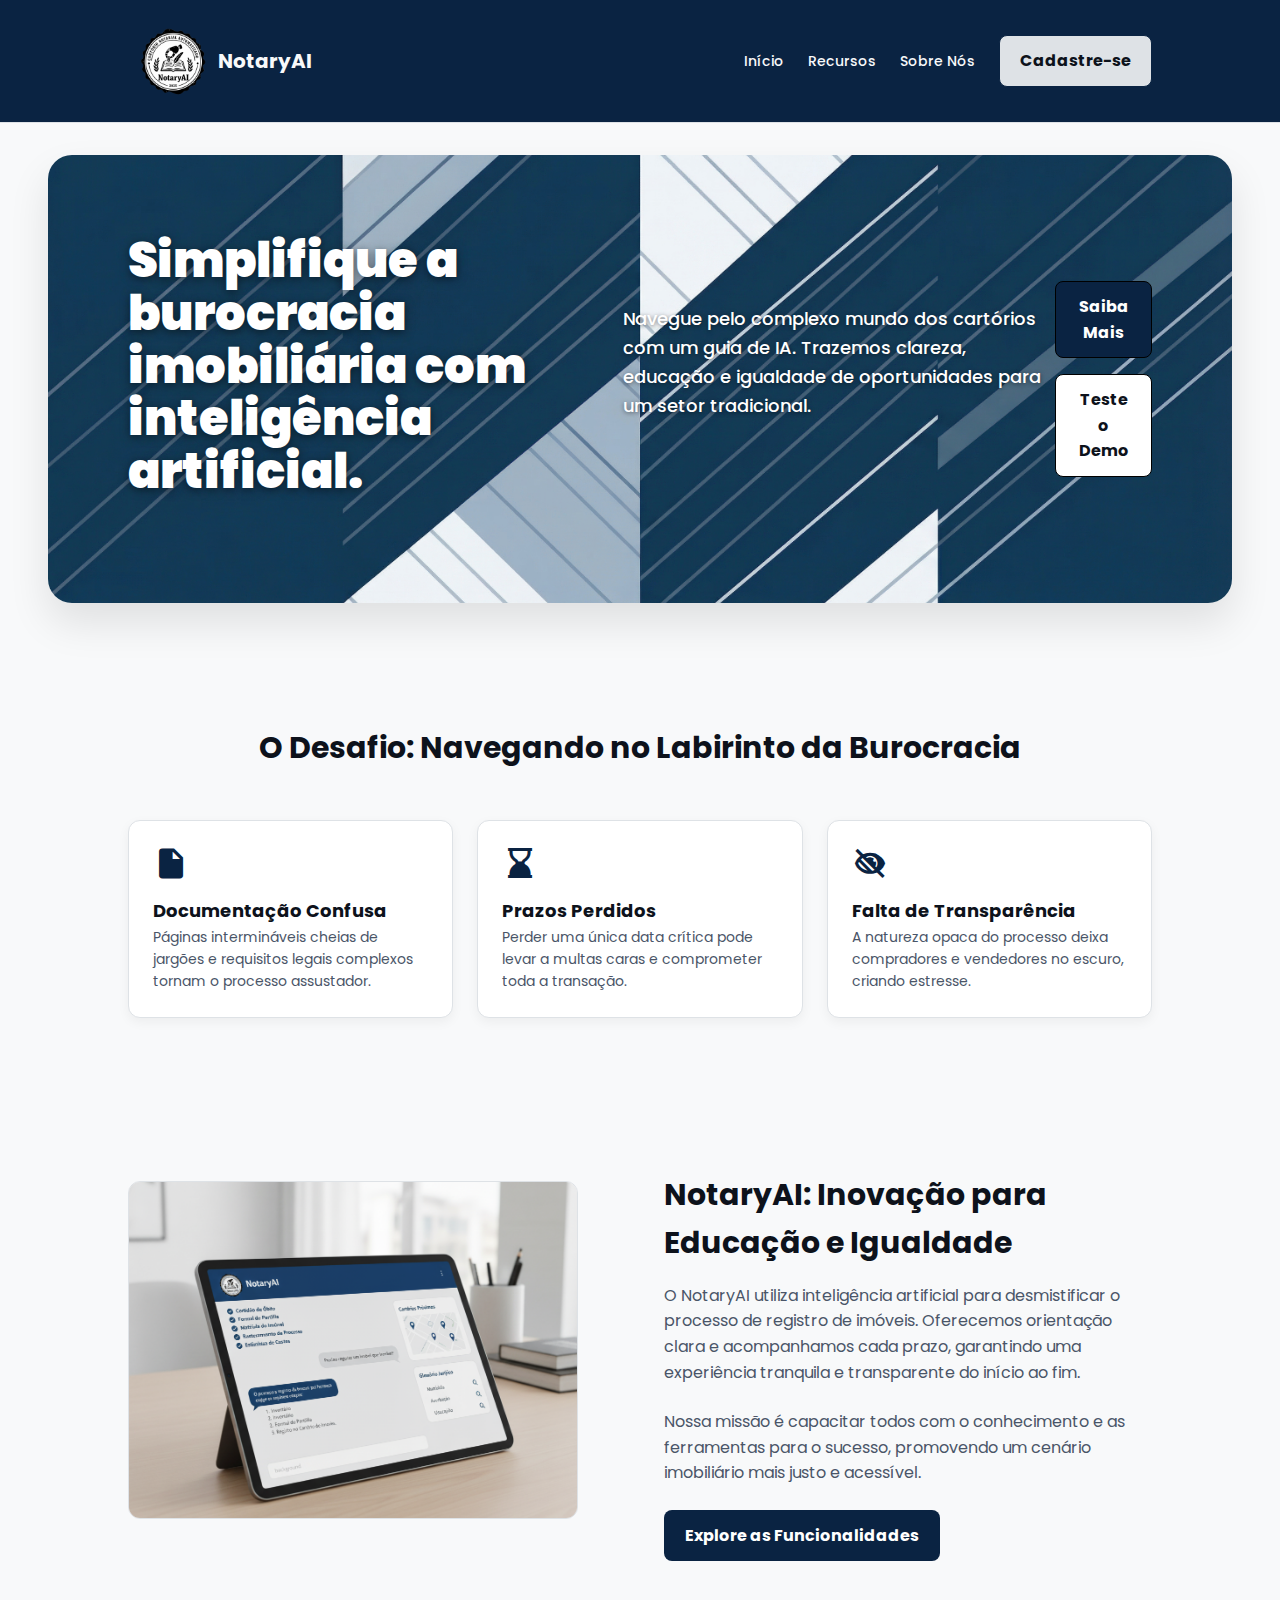
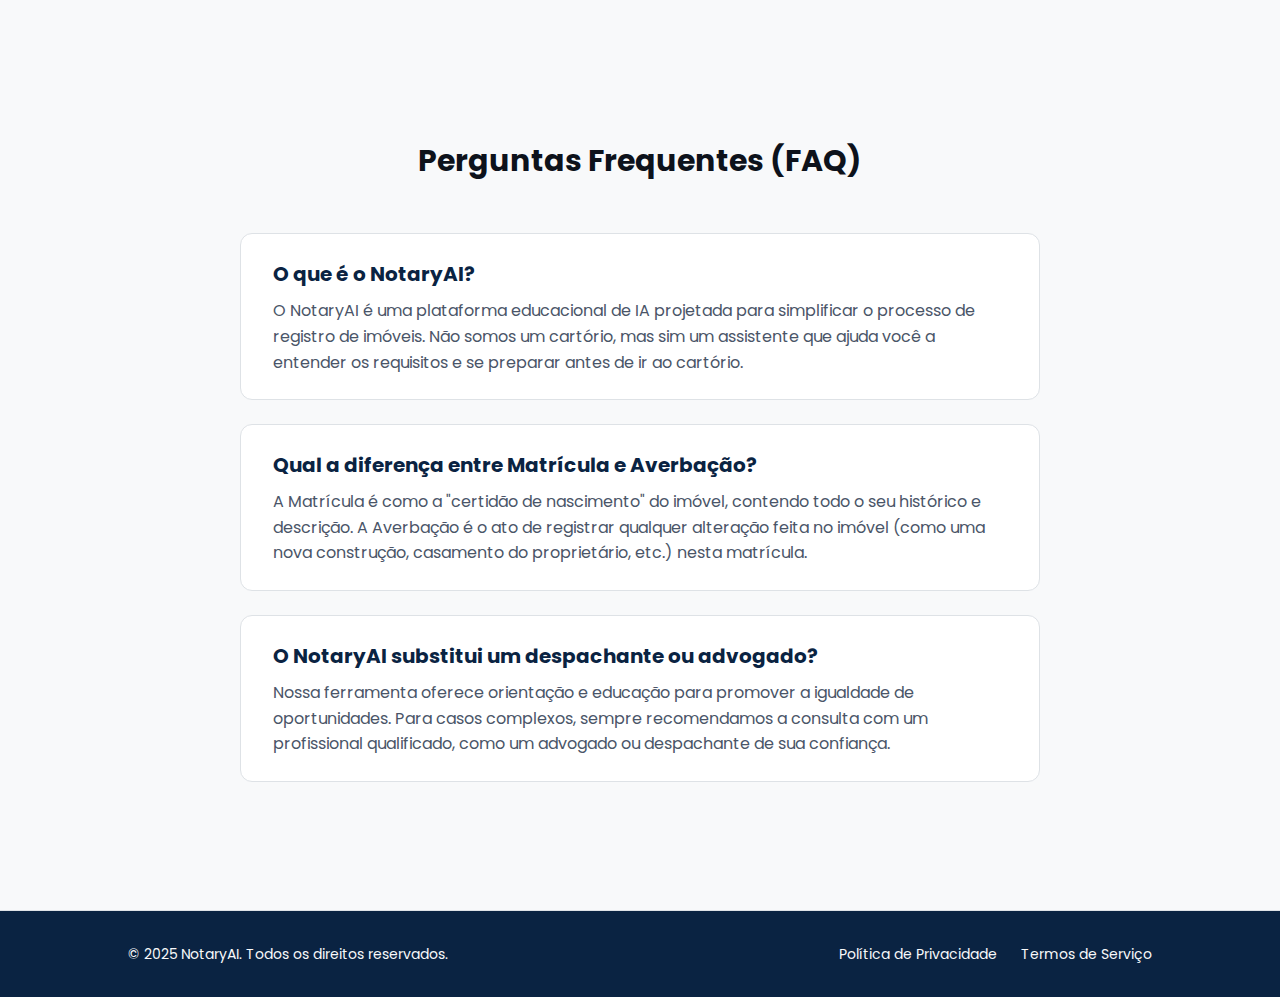
<file: index.html>
<!DOCTYPE html>
<html lang="pt-br">
<head>
    <meta charset="UTF-8">
    <meta name="viewport" content="width=device-width, initial-scale=1.0">
    <title>NotaryAI - Simplificando a Burocracia</title>
    
    <link href="https://fonts.googleapis.com/css2?family=Poppins:wght@400;500;700;900&display=swap" rel="stylesheet">
    
    <link href='https://unpkg.com/boxicons@2.1.4/css/boxicons.min.css' rel='stylesheet'>
    
    <link rel="stylesheet" href="css/style.css">
</head>
<body>

    <header class="main-header">
        <div class="container header-container">
            <a href="index.html" class="logo">
                <img src="images/logo.png" alt="Logo NotaryAI" class="logo-img">
                <h2>NotaryAI</h2>
            </a>
            
            <nav class="main-nav">
                <a href="index.html">Início</a>
                <a href="recursos.html">Recursos</a>
                <a href="sobre.html">Sobre Nós</a>
                <a href="cadastro.html" id="btn-cad" class="btn">Cadastre-se</a>
            </nav>
        </div>
    </header>

    <main>
        <section class="hero container">
            <h1>Simplifique a burocracia imobiliária com inteligência artificial.</h1>
            <p>Navegue pelo complexo mundo dos cartórios com um guia de IA. Trazemos clareza, educação e igualdade de oportunidades para um setor tradicional.</p>
            <div class="hero-buttons">
                <a href="recursos.html" class="btn btn-primary">Saiba Mais</a>
                <a href="demo.html" class="btn btn-secondary">Teste o Demo</a>
            </div>
        </section>

        <section class="problem-section container">
            <h2>O Desafio: Navegando no Labirinto da Burocracia</h2>
            <div class="problem-grid">
                <div class="problem-card">
                    <i class='bx bxs-file-blank icon'></i>
                    <div>
                        <h3>Documentação Confusa</h3>
                        <p>Páginas intermináveis cheias de jargões e requisitos legais complexos tornam o processo assustador.</p>
                    </div>
                </div>
                <div class="problem-card">
                    <i class='bx bxs-hourglass-bottom icon'></i>
                    <div>
                        <h3>Prazos Perdidos</h3>
                        <p>Perder uma única data crítica pode levar a multas caras e comprometer toda a transação.</p>
                    </div>
                </div>
                <div class="problem-card">
                    <i class='bx bxs-low-vision icon'></i>
                    <div>
                        <h3>Falta de Transparência</h3>
                        <p>A natureza opaca do processo deixa compradores e vendedores no escuro, criando estresse.</p>
                    </div>
                </div>
            </div>
        </section>

        <section class="solution-section container">
            <div class="solution-image">
                <img src="images/ia-chat.png" alt="Interface de um chat de IA ajudando um usuário">
            </div>
            <div class="solution-text">
                <h2>NotaryAI: Inovação para Educação e Igualdade</h2>
                <p>O NotaryAI utiliza inteligência artificial para desmistificar o processo de registro de imóveis. Oferecemos orientação clara e acompanhamos cada prazo, garantindo uma experiência tranquila e transparente do início ao fim.</p>
                <p>Nossa missão é capacitar todos com o conhecimento e as ferramentas para o sucesso, promovendo um cenário imobiliário mais justo e acessível.</p>
                <a href="recursos.html" class="btn btn-primary">Explore as Funcionalidades</a>
            </div>
        </section>

        <section class="faq-section container">
            <h2 class="section-title">Perguntas Frequentes (FAQ)</h2>
            <div class="faq-grid">
                <div class="faq-item">
                    <h3>O que é o NotaryAI?</h3>
                    <p>O NotaryAI é uma plataforma educacional de IA projetada para simplificar o processo de registro de imóveis. Não somos um cartório, mas sim um assistente que ajuda você a entender os requisitos e se preparar antes de ir ao cartório.</p>
                </div>
                <div class="faq-item">
                    <h3>Qual a diferença entre Matrícula e Averbação?</h3>
                    <p>A Matrícula é como a "certidão de nascimento" do imóvel, contendo todo o seu histórico e descrição. A Averbação é o ato de registrar qualquer alteração feita no imóvel (como uma nova construção, casamento do proprietário, etc.) nesta matrícula.</p>
                </div>
                <div class="faq-item">
                    <h3>O NotaryAI substitui um despachante ou advogado?</h3>
                    <p>Nossa ferramenta oferece orientação e educação para promover a igualdade de oportunidades. Para casos complexos, sempre recomendamos a consulta com um profissional qualificado, como um advogado ou despachante de sua confiança.</p>
                </div>
            </div>
        </section>

    </main>

    <footer class="main-footer">
        <div class="footer-container container">
            <p>© 2025 NotaryAI. Todos os direitos reservados.</p>
            <div class="footer-links">
                <a href="#">Política de Privacidade</a>
                <a href="#">Termos de Serviço</a>
            </div>
        </div>
    </footer>

</body>
</html>
</file>
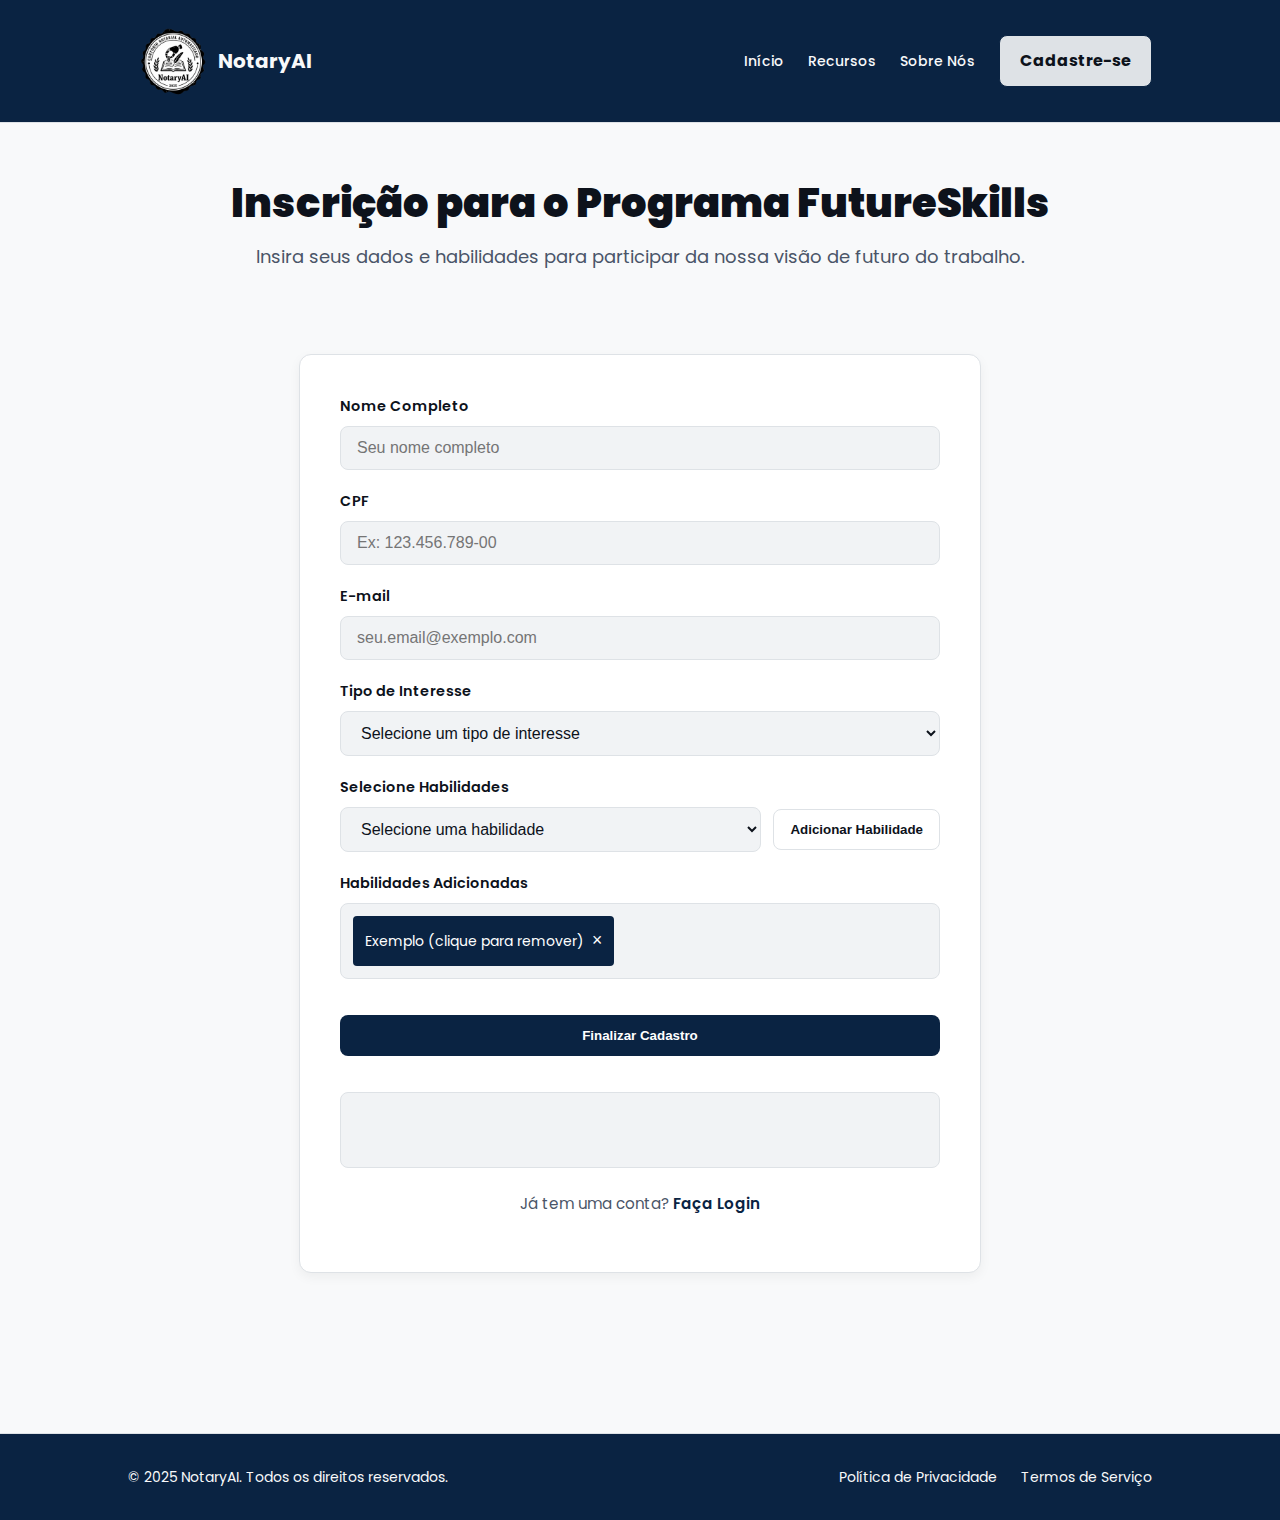
<file: cadastro.html>
<!DOCTYPE html>
<html lang="pt-br">
<head>
    <meta charset="UTF-8">
    <meta name="viewport" content="width=device-width, initial-scale=1.0">
    <title>Inscrição para o Programa FutureSkills</title>
    
    <link href="https://fonts.googleapis.com/css2?family=Poppins:wght@400;500;700;900&display=swap" rel="stylesheet">
    
    <link href='https://unpkg.com/boxicons@2.1.4/css/boxicons.min.css' rel='stylesheet'>
    
    <link rel="stylesheet" href="css/style.css">
</head>
<body>

    <header class="main-header">
        <div class="container header-container">
            <a href="index.html" class="logo">
                <img src="images/logo.png" alt="Logo NotaryAI" class="logo-img">
                <h2>NotaryAI</h2>
            </a>
            
            <nav class="main-nav">
                <a href="index.html">Início</a>
                <a href="recursos.html">Recursos</a>
                <a href="sobre.html">Sobre Nós</a>
                <a href="cadastro.html" id="btn-cad" class="btn">Cadastre-se</a>
            </nav>
        </div>
    </header>

    <main>
        <section class="page-header container">
            <h1>Inscrição para o Programa FutureSkills</h1>
            <p>Insira seus dados e habilidades para participar da nossa visão de futuro do trabalho.</p>
        </section>

        <section class="page-content container">
            <div class="form-container">
                <form class="registration-form" onsubmit="event.preventDefault(); validateForm();">
                    <div class="form-group">
                        <label for="nome-completo">Nome Completo</label>
                        <input type="text" id="nome-completo" name="nome-completo" placeholder="Seu nome completo" required>
                    </div>
                    <div class="form-group">
                        <label for="cpf">CPF</label>
                        <input type="text" id="cpf" name="cpf" placeholder="Ex: 123.456.789-00" required>
                    </div>
                    <div class="form-group">
                        <label for="email">E-mail</label>
                        <input type="email" id="email" name="email" placeholder="seu.email@exemplo.com" required>
                    </div>

                    <div class="form-group">
                        <label for="tipo-interesse">Tipo de Interesse</label>
                        <select id="tipo-interesse" name="tipo-interesse" required>
                            <option value="">Selecione um tipo de interesse</option>
                            <option value="tecnologia-cartorios">Tecnologia para Cartórios</option>
                            <option value="educacao-juridica">Educação Jurídica</option>
                            <option value="oportunidades-carreira">Oportunidades de Carreira</option>
                            <option value="ia-legislacao">IA e Legislação</option>
                            <option value="sustentabilidade">Sustentabilidade</option>
                        </select>
                    </div>

                    <div class="form-group">
                        <label for="habilidades-select">Selecione Habilidades</label>
                        <div class="skill-input-group">
                            <select id="habilidades-select" name="habilidades-select">
                                <option value="">Selecione uma habilidade</option>
                                <option value="trabalho-remoto">Trabalho Remoto</option>
                                <option value="ia">IA</option>
                                <option value="sustentabilidade">Sustentabilidade</option>
                                <option value="gestao-documentos">Gestão de Documentos</option>
                                <option value="direito-digital">Direito Digital</option>
                            </select>
                            <button type="button" class="btn btn-secondary add-skill-btn" onclick="addSkill()">Adicionar Habilidade</button>
                        </div>
                    </div>

                    <div class="form-group">
                        <label>Habilidades Adicionadas</label>
                        <div id="habilidades-adicionadas" class="skills-list-area">
                            <span class="skill-tag">Exemplo (clique para remover)<button type="button" onclick="removeSkill(this)">×</button></span>
                        </div>
                    </div>
                    
                    <button type="submit" class="btn btn-primary full-width-btn">Finalizar Cadastro</button>

                    <div id="feedback-area" class="feedback-area">
                    </div>
                </form>

                <p class="login-link">Já tem uma conta? <a href="#">Faça Login</a></p>
            </div>
        </section>
    </main>

    <footer class="main-footer">
        <div class="footer-container container">
            <p>© 2025 NotaryAI. Todos os direitos reservados.</p>
            <div class="footer-links">
                <a href="#">Política de Privacidade</a>
                <a href="#">Termos de Serviço</a>
            </div>
        </div>
    </footer>

    <script src="js/main.js"></script>
</body>
</html>
</file>
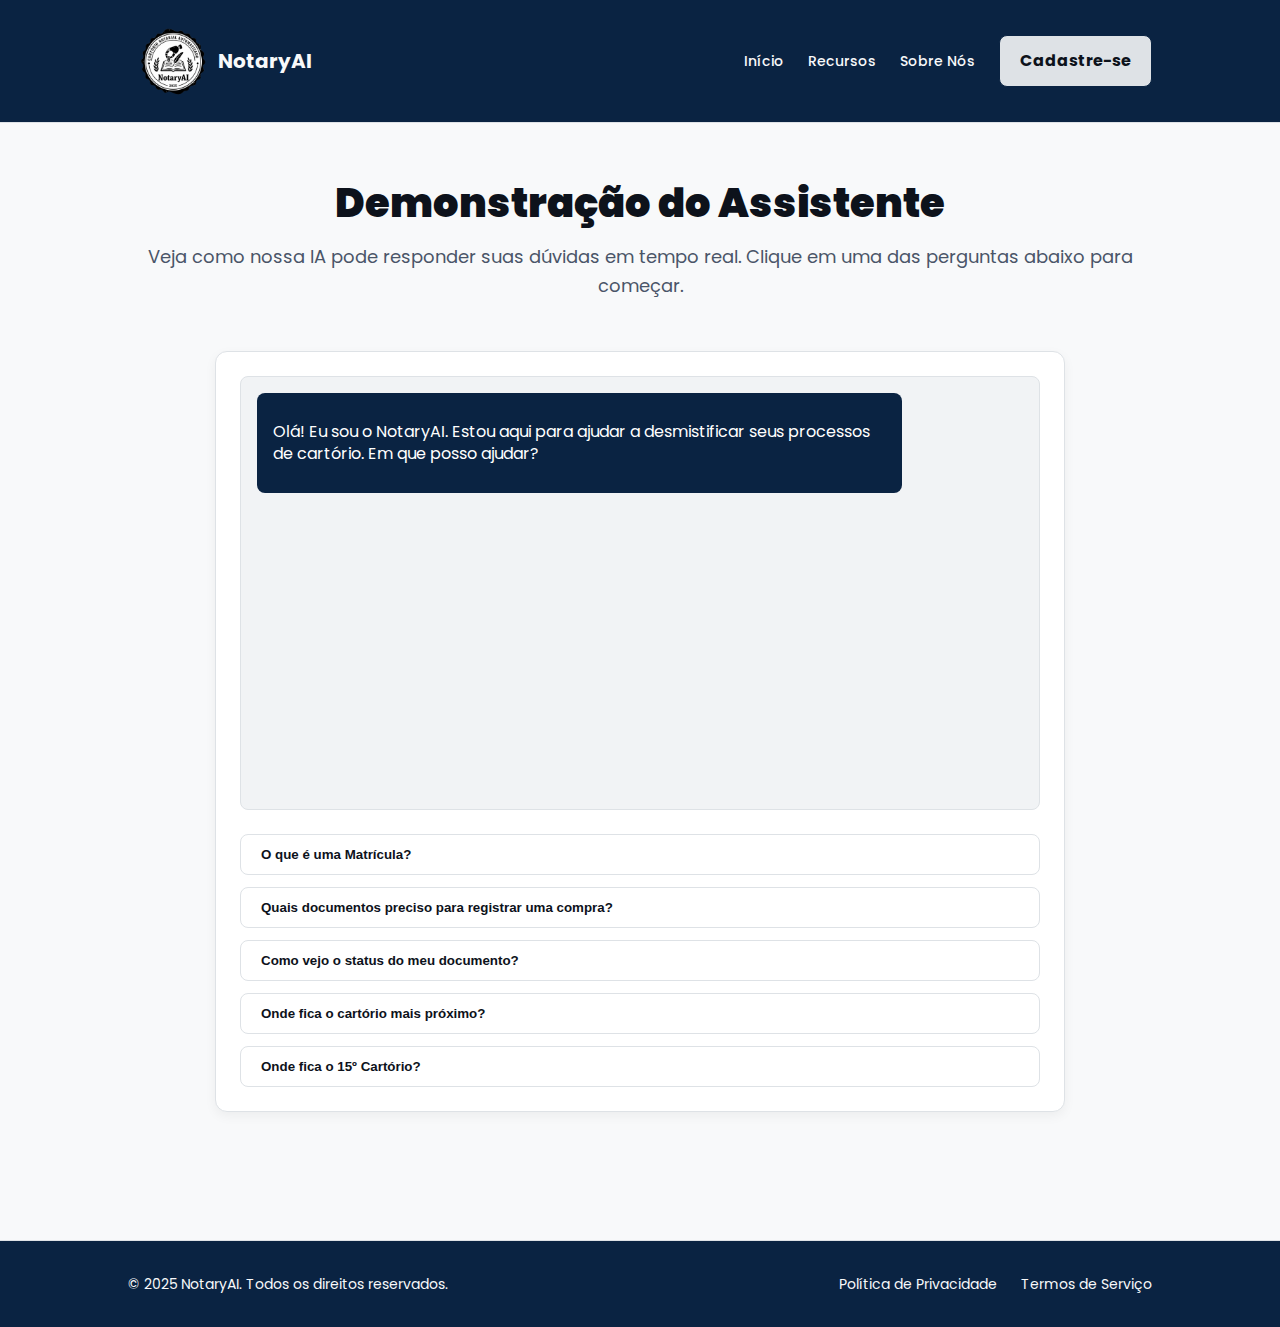
<file: demo.html>
<!DOCTYPE html>
<html lang="pt-br">
<head>
    <meta charset="UTF-8">
    <meta name="viewport" content="width=device-width, initial-scale=1.0">
    <title>Demo Interativo - NotaryAI</title>
    
    <link href="https://fonts.googleapis.com/css2?family=Poppins:wght@400;500;700;900&display=swap" rel="stylesheet">
    
    <link href='https://unpkg.com/boxicons@2.1.4/css/boxicons.min.css' rel='stylesheet'>
    
    <link rel="stylesheet" href="css/style.css">
</head>
<body>

    <header class="main-header">
        <div class="container header-container">
            <a href="index.html" class="logo">
                <img src="images/logo.png" alt="Logo NotaryAI" class="logo-img">
                <h2>NotaryAI</h2>
            </a>
            
            <nav class="main-nav">
                <a href="index.html">Início</a>
                <a href="recursos.html">Recursos</a>
                <a href="sobre.html">Sobre Nós</a>
                <a href="cadastro.html" id="btn-cad" class="btn">Cadastre-se</a>
            </nav>
        </div>
    </header>

    <main>
        <section class="page-header container">
            <h1>Demonstração do Assistente</h1>
            <p>Veja como nossa IA pode responder suas dúvidas em tempo real. Clique em uma das perguntas abaixo para começar.</p>
        </section>

        <section class="page-content container">
            <div class="chat-container">
                <div class="chat-window" id="chat-window">
                    <div class="chat-message bot-message">
                        <p>Olá! Eu sou o NotaryAI. Estou aqui para ajudar a desmistificar seus processos de cartório. Em que posso ajudar?</p>
                    </div>
                </div>
                <div class="chat-options">
                    <button class="btn btn-secondary" onclick="showDemoResponse('O que é uma Matrícula?')">
                        O que é uma Matrícula?
                    </button>
                    <button class="btn btn-secondary" onclick="showDemoResponse('Quais documentos preciso para registrar uma compra?')">
                        Quais documentos preciso para registrar uma compra?
                    </button>
                    <button class="btn btn-secondary" onclick="showDemoResponse('Como vejo o status do meu documento?')">
                        Como vejo o status do meu documento?
                    </button>
                    <button class="btn btn-secondary" onclick="showDemoResponse('Onde fica o cartório mais próximo?')">
                        Onde fica o cartório mais próximo?
                    </button>
                    <button class="btn btn-secondary" onclick="showDemoResponse('Onde fica o 15º Cartório?')">
                        Onde fica o 15º Cartório?
                    </button>
                </div>
            </div>
        </section>

    </main>

    <footer class="main-footer">
        <div class="footer-container container">
            <p>© 2025 NotaryAI. Todos os direitos reservados.</p>
            <div class="footer-links">
                <a href="#">Política de Privacidade</a>
                <a href="#">Termos de Serviço</a>
            </div>
        </div>
    </footer>

    <script src="js/main.js"></script>
</body>
</html>
</file>
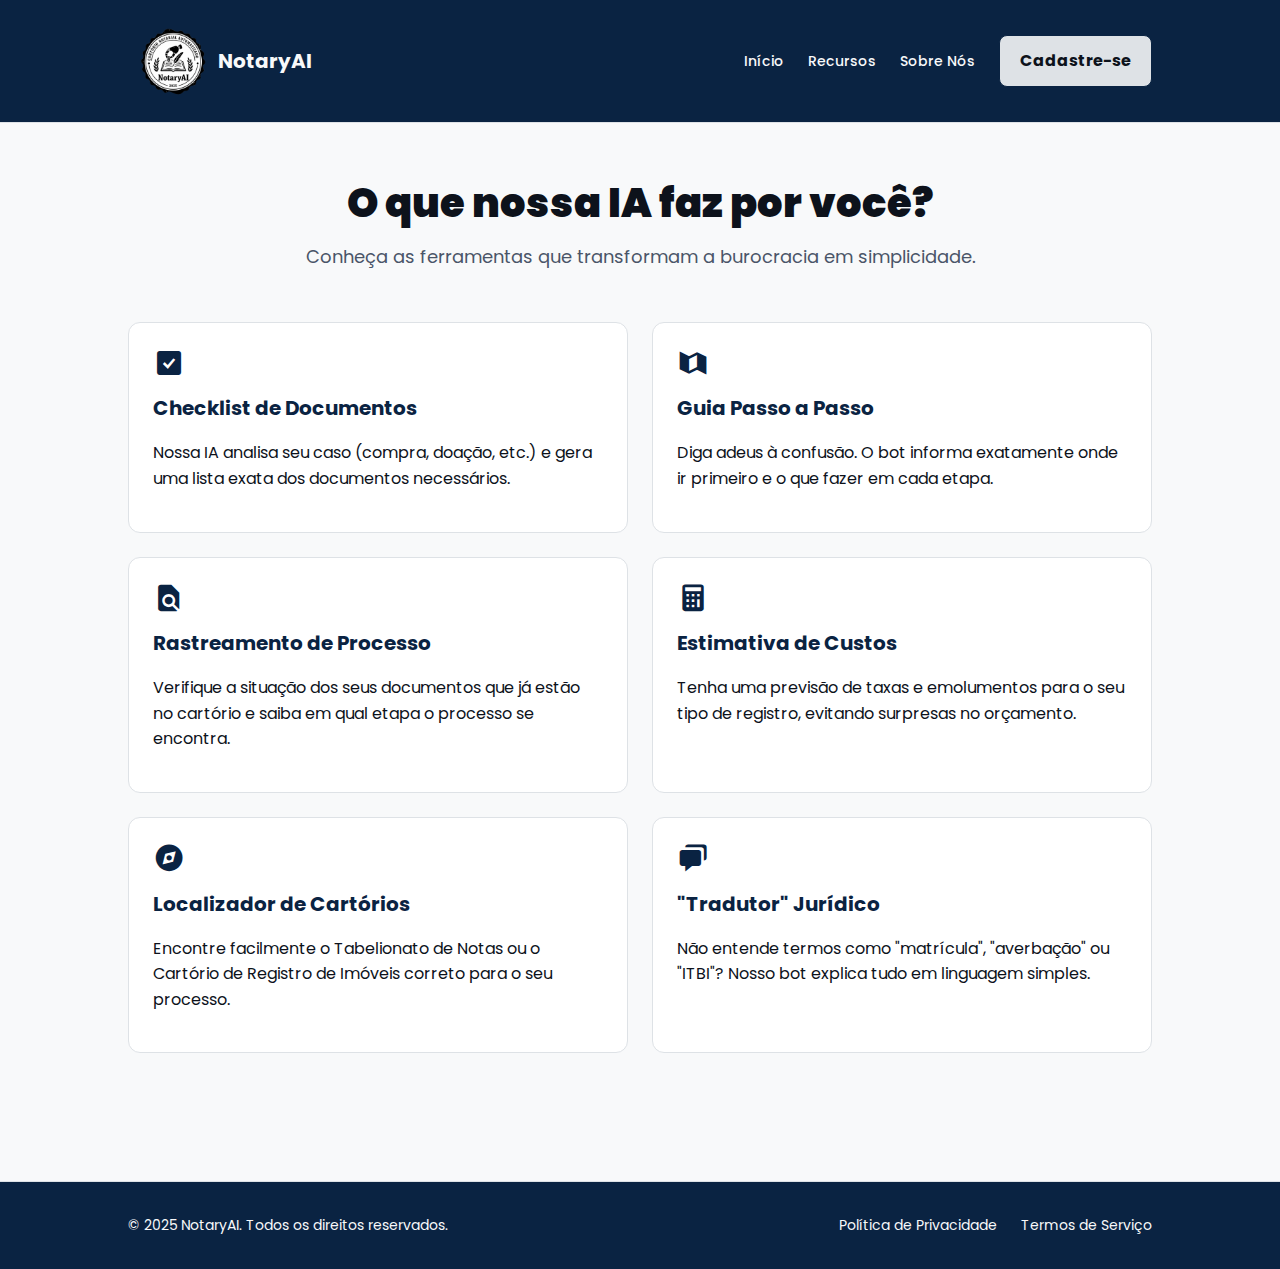
<file: recursos.html>
<!DOCTYPE html>
<html lang="pt-br">
<head>
    <meta charset="UTF-8">
    <meta name="viewport" content="width=device-width, initial-scale=1.0">
    <title>Recursos - NotaryAI</title>
    
    <link href="https://fonts.googleapis.com/css2?family=Poppins:wght@400;500;700;900&display=swap" rel="stylesheet">
    <link href='https://unpkg.com/boxicons@2.1.4/css/boxicons.min.css' rel='stylesheet'>
    <link rel="stylesheet" href="css/style.css">
</head>
<body>

    <header class="main-header">
        <div class="container header-container">
            <a href="index.html" class="logo">
                <img src="images/logo.png" alt="Logo NotaryAI" class="logo-img">
                <h2>NotaryAI</h2>
            </a>
            
            <nav class="main-nav">
                <a href="index.html">Início</a>
                <a href="recursos.html">Recursos</a>
                <a href="sobre.html">Sobre Nós</a>
                <a href="cadastro.html" id="btn-cad" class="btn">Cadastre-se</a>
            </nav>
        </div>
    </header>

    <main>
        <section class="page-header container">
            <h1>O que nossa IA faz por você?</h1>
            <p>Conheça as ferramentas que transformam a burocracia em simplicidade.</p>
        </section>

        <section class="page-content container">
            <div class="content-grid">
                <div class="content-card">
                    <i class='bx bxs-check-square icon'></i>
                    <h3>Checklist de Documentos</h3>
                    <p>Nossa IA analisa seu caso (compra, doação, etc.) e gera uma lista exata dos documentos necessários.</p>
                </div>
                <div class="content-card">
                    <i class='bx bxs-map-alt icon'></i>
                    <h3>Guia Passo a Passo</h3>
                    <p>Diga adeus à confusão. O bot informa exatamente onde ir primeiro e o que fazer em cada etapa.</p>
                </div>
                <div class="content-card">
                    <i class='bx bxs-file-find icon'></i>
                    <h3>Rastreamento de Processo</h3>
                    <p>Verifique a situação dos seus documentos que já estão no cartório e saiba em qual etapa o processo se encontra.</p>
                </div>
                <div class="content-card">
                    <i class='bx bxs-calculator icon'></i>
                    <h3>Estimativa de Custos</h3>
                    <p>Tenha uma previsão de taxas e emolumentos para o seu tipo de registro, evitando surpresas no orçamento.</p>
                </div>
                <div class="content-card">
                    <i class='bx bxs-compass icon'></i>
                    <h3>Localizador de Cartórios</h3>
                    <p>Encontre facilmente o Tabelionato de Notas ou o Cartório de Registro de Imóveis correto para o seu processo.</p>
                </div>
                <div class="content-card">
                    <i class='bx bxs-chat icon'></i>
                    <h3>"Tradutor" Jurídico</h3>
                    <p>Não entende termos como "matrícula", "averbação" ou "ITBI"? Nosso bot explica tudo em linguagem simples.</p>
                </div>
            </div>
        </section>
    </main>

    <footer class="main-footer">
        <div class="footer-container container">
            <p>© 2025 NotaryAI. Todos os direitos reservados.</p>
            <div class="footer-links">
                <a href="#">Política de Privacidade</a>
                <a href="#">Termos de Serviço</a>
            </div>
        </div>
    </footer>

</body>
</html>
</file>
<file: css/style.css>
@import url('https://fonts.googleapis.com/css2?family=Poppins:wght@400;500;700;900&display=swap');

:root {
    --color-brand: #0A2342;
    --color-background: #F8F9FA;
    --color-surface: #FFFFFF;
    --color-surface-muted: #F1F3F5;
    --color-text-primary: #0d121b;
    --color-text-secondary: #4A5568;
    --color-border: #DEE2E6;
}

body {
    font-family: 'Poppins', sans-serif;
    background-color: var(--color-background);
    color: var(--color-text-primary);
    margin: 0;
    line-height: 1.6;
    scroll-behavior: smooth;
}

.container {
    max-width: 1024px;
    margin: 0 auto;
    padding: 0 1rem;
}

a {
    text-decoration: none;
    color: var(--color-brand);
}

.btn {
    display: inline-block;
    padding: 0.75rem 1.25rem;
    border-radius: 0.5rem;
    font-weight: 700;
    text-decoration: none;
    cursor: pointer;
    text-align: center;
    border: 1px solid transparent;
}

.btn-primary {
    background-color: var(--color-brand);
    color: #FFFFFF;
}

#btn-cad {
    background-color: var(--color-border);
    color: var(--color-text-primary);
    border: 1px solid var(--color-brand);
}

.btn-primary:hover {
    background-color: #081B33;
}

#btn-cad:hover {
    background-color: var(--color-surface);
}

.btn-secondary {
    background-color: var(--color-surface);
    color: var(--color-text-primary);
    border: 1px solid var(--color-border);
}

.btn-secondary:hover {
    background-color: var(--color-border);
}

.main-header {
    padding-top: 1rem;
    padding-bottom: 1rem;
    border-bottom: 1px solid var(--color-border);
    background-color: var(--color-brand);
}

.header-container {
    display: flex;
    justify-content: space-between;
    align-items: center;
}

.logo {
    display: flex;
    align-items: center;
    text-decoration: none;
    color: var(--color-background);
}

.logo-img {
    width: 90px;
    height: 90px;
    object-fit: contain;
}

.logo h2 {
    font-size: 1.25rem;
    font-weight: 700;
    margin: 0;
}

.main-nav {
    display: flex;
    align-items: center;
    gap: 1.5rem;
}

.main-nav a:not(.btn) {
    text-decoration: none;
    color: var(--color-background);
    font-size: 0.875rem;
    font-weight: 500;
}

.main-nav a:not(.btn):hover {
    color: var(--color-border);
}

.hero {
    position: relative;
    width: 100%;
    background-image: url('../images/banner.jpg');
    background-size: cover;
    background-position: center;
    background-repeat: no-repeat;
    
    max-width: 1024px;
    margin: 2rem auto;
    border-radius: 1.5rem;
    
    padding: 5rem; 
    
    display: flex;
    align-items: center;
    justify-content: flex-start; 
    
    overflow: hidden;
    box-shadow: 0 20px 40px rgba(0,0,0,0.1);
}

.hero-content {
    display: flex;
    flex-direction: column;
    align-items: flex-start; 
    text-align: left; 
    z-index: 1;
    max-width: 60%; 
}

.hero h1 {
    font-size: 3rem;
    font-weight: 900;
    line-height: 1.1;
    margin: 0 0 1.5rem 0;
    color: var(--color-surface); 
    text-shadow: 0 2px 10px rgba(0,0,0,0.5); 
}

.hero p {
    font-size: 1.125rem;
    margin-top: 0;
    margin-bottom: 2rem;
    color: var(--color-surface); 
    font-weight: 500;
    line-height: 1.6;
    text-shadow: 0 1px 4px rgba(0,0,0,0.5);
}

.hero-buttons {
    display: flex;
    gap: 1rem;
    flex-wrap: wrap;
}

.hero .btn-primary {
    border: 1px solid #000000;
}

.hero .btn-secondary {
    background-color: #FFFFFF; 
    color: var(--color-text-primary); 
    border: 1px solid #000000;
}

.hero .btn-secondary:hover {
    background-color: #e6e6e6;
    color: var(--color-brand);
    border-color: var(--color-brand);
}

@media (max-width: 768px) {
    .hero {
        padding: 3rem 1.5rem;
        background-position: center left;
    }

    .hero-content {
        max-width: 100%;
        text-align: center; 
        align-items: center;
    }
    
    .hero h1 {
        font-size: 2rem;
    }
    
    .hero-buttons {
        justify-content: center;
    }
}

.problem-section {
    padding: 4rem 0;
}

.problem-section h2 {
    text-align: center;
    font-size: 1.875rem;
    font-weight: 700;
    margin-bottom: 3rem;
}

.problem-grid {
    display: flex;
    flex-direction: column;
    gap: 1.5rem;
}

.problem-card {
    flex: 1;
    background-color: var(--color-surface);
    border: 1px solid var(--color-border);
    border-radius: 0.75rem;
    padding: 1.5rem;
    display: flex;
    flex-direction: column;
    gap: 1rem;
    box-shadow: 0 4px 12px rgba(0, 0, 0, 0.05);
}

.problem-card .icon {
    font-size: 2.25rem;
    color: var(--color-brand);
}

.problem-card h3 {
    font-size: 1.125rem;
    font-weight: 700;
    margin: 0;
}

.problem-card p {
    font-size: 0.875rem;
    color: var(--color-text-secondary);
    margin: 0;
}

.solution-section {
    padding: 4rem 0;
    display: flex;
    flex-direction: column;
    align-items: center;
    gap: 3rem;
}

.solution-image,
.solution-text {
    flex: 1;
}

.solution-image img {
    width: 100%;
    max-width: 448px;
    border-radius: 0.75rem;
    aspect-ratio: 4/3;
    object-fit: cover;
    border: 1px solid var(--color-border);
}

.solution-text h2 {
    font-size: 1.875rem;
    font-weight: 700;
    margin-bottom: 1rem;
}

.solution-text p {
    color: var(--color-text-secondary);
    margin-bottom: 1.5rem;
}

.page-header {
    text-align: center;
    padding: 3rem 1rem 2rem 1rem;
}
.page-header h1 {
    font-size: 2.5rem;
    font-weight: 900;
    margin: 0;
}
.page-header p {
    font-size: 1.125rem;
    color: var(--color-text-secondary);
    margin-top: 0.5rem;
}

.page-content {
    padding-bottom: 4rem;
}

.content-grid {
    display: flex;
    flex-wrap: wrap;
    gap: 1.5rem;
    justify-content: center;
}

.content-card {
    flex-basis: 300px;
    flex-grow: 1;
    background-color: var(--color-surface);
    border: 1px solid var(--color-border);
    border-radius: 0.75rem;
    padding: 1.5rem;
}
.content-card h3 {
    font-size: 1.25rem;
    font-weight: 700;
    color: var(--color-brand);
    margin: 0.5rem 0;
}
.content-card .icon {
    font-size: 2rem;
    color: var(--color-brand);
}

.manifesto {
    background-color: var(--color-surface);
    border: 1px solid var(--color-border);
    border-radius: 0.75rem;
    padding: 2rem;
    margin-bottom: 3rem;
    max-width: 800px;
    margin-left: auto;
    margin-right: auto;
}
.manifesto h3 {
    font-size: 1.5rem;
    font-weight: 700;
    margin-top: 0;
}
.manifesto p {
    color: var(--color-text-secondary);
    line-height: 1.7;
}

.section-title {
    text-align: center;
    font-size: 1.875rem;
    font-weight: 700;
    margin: 3rem 0;
}
.profile-card {
    text-align: center;
}

.profile-img {
    width: 100px;
    height: 100px;
    border-radius: 50%;
    object-fit: cover;
    margin: 0 auto 1rem auto;
    background-color: var(--color-border);
}

.profile-card h3 {
    color: var(--color-text-primary);
}
.profile-card p {
    color: var(--color-text-secondary);
    font-size: 0.875rem;
}

.profile-card-link {
    text-decoration: none;
    color: var(--color-text-primary);
    display: block;
}
.profile-card-link .content-card {
    transition: all 0.2s ease-in-out;
}
.profile-card-link .content-card:hover {
    transform: translateY(-4px);
    box-shadow: 0 8px 16px rgba(0, 0, 0, 0.08);
    border-color: var(--color-brand);
}

.main-footer {
    padding: 2rem 0;
    margin-top: 4rem;
    border-top: 1px solid var(--color-border);
    background-color: var(--color-brand);
}

.footer-container {
    display: flex;
    flex-direction: column;
    justify-content: space-between;
    align-items: center;
    gap: 1rem;
}

.footer-container p {
    font-size: 0.875rem;
    color: var(--color-background);
    margin: 0;
}

.footer-links {
    display: flex;
    gap: 1.5rem;
    font-size: 0.875rem;
}

.footer-links a {
    color: var(--color-background);
    text-decoration: none;
}

.footer-links a:hover {
    color: var(--color-brand);
}

.form-container {
    background-color: var(--color-surface);
    border: 1px solid var(--color-border);
    border-radius: 0.75rem;
    padding: 2.5rem;
    max-width: 600px;
    margin: 2rem auto;
    box-shadow: 0 4px 12px rgba(0, 0, 0, 0.05);
}

.registration-form {
    display: flex;
    flex-direction: column;
    gap: 1.25rem;
}

.form-group {
    display: flex;
    flex-direction: column;
}

.form-group label {
    font-size: 0.9rem;
    font-weight: 600;
    color: var(--color-text-primary);
    margin-bottom: 0.5rem;
}

.form-group input[type="text"],
.form-group input[type="email"],
.form-group input[type="password"],
.form-group select {
    padding: 0.75rem 1rem;
    border: 1px solid var(--color-border);
    border-radius: 0.5rem;
    font-size: 1rem;
    color: var(--color-text-primary);
    background-color: var(--color-surface-muted);
    width: 100%;
    box-sizing: border-box;
}

.form-group input:focus,
.form-group select:focus {
    outline: none;
    border-color: var(--color-brand);
    box-shadow: 0 0 0 2px rgba(10, 35, 66, 0.2);
}

.skill-input-group {
    display: flex;
    gap: 0.75rem;
    align-items: center;
}

.skill-input-group select {
    flex-grow: 1;
}

.add-skill-btn {
    flex-shrink: 0;
    padding: 0.75rem 1rem;
}

.skills-list-area {
    border: 1px solid var(--color-border);
    border-radius: 0.5rem;
    min-height: 50px;
    padding: 0.75rem;
    background-color: var(--color-surface-muted);
    display: flex;
    flex-wrap: wrap;
    gap: 0.5rem;
}

.skill-tag {
    background-color: var(--color-brand);
    color: #FFFFFF;
    padding: 0.25rem 0.75rem;
    border-radius: 0.25rem;
    font-size: 0.875rem;
    display: inline-flex;
    align-items: center;
    gap: 0.5rem;
}

.skill-tag button {
    background: none;
    border: none;
    color: #FFFFFF;
    font-size: 1.1rem;
    cursor: pointer;
    padding: 0;
    line-height: 1;
}

.skill-tag button:hover {
    opacity: 0.8;
}

.full-width-btn {
    width: 100%;
    margin-top: 1rem;
}

.feedback-area {
    border: 1px solid var(--color-border);
    border-radius: 0.5rem;
    min-height: 50px;
    padding: 0.75rem;
    background-color: var(--color-surface-muted);
    margin-top: 1rem;
    font-size: 0.9rem;
    color: var(--color-text-secondary);
}

.login-link {
    text-align: center;
    font-size: 0.95rem;
    color: var(--color-text-secondary);
    margin-top: 1.5rem;
}

.login-link a {
    font-weight: 600;
    color: var(--color-brand);
}

.login-link a:hover {
    color: #081B33;
}

.map-section {
    background-color: var(--color-surface);
    border: 1px solid var(--color-border);
    border-radius: 0.75rem;
    padding: 2rem;
    margin-top: 3rem;
    text-align: center;
}

.map-section h2 {
    font-size: 1.875rem;
    font-weight: 700;
    margin-bottom: 1.5rem;
    color: var(--color-text-primary);
}

.map-container {
    width: 100%;
    height: 400px;
    border-radius: 0.5rem;
    overflow: hidden;
    border: 1px solid var(--color-border);
}

.map-container iframe {
    width: 100%;
    height: 100%;
    border: 0;
    filter: none;
}

.faq-section {
    padding: 4rem 0;
}

.faq-grid {
    display: flex;
    flex-direction: column;
    gap: 1.5rem;
    max-width: 800px;
    margin: 0 auto;
}

.faq-item {
    background-color: var(--color-surface);
    border: 1px solid var(--color-border);
    border-radius: 0.75rem;
    padding: 1.5rem 2rem;
}

.faq-item h3 {
    font-size: 1.25rem;
    font-weight: 700;
    color: var(--color-brand);
    margin: 0 0 0.5rem 0;
}

.faq-item p {
    color: var(--color-text-secondary);
    margin: 0;
}

.chat-container {
    background-color: var(--color-surface);
    border: 1px solid var(--color-border);
    border-radius: 0.75rem;
    padding: 1.5rem;
    max-width: 800px;
    margin: 0 auto;
    box-shadow: 0 4px 12px rgba(0, 0, 0, 0.05);
}

.chat-window {
    height: 400px;
    background-color: var(--color-surface-muted);
    border: 1px solid var(--color-border);
    border-radius: 0.5rem;
    padding: 1rem;
    overflow-y: auto;
    display: flex;
    flex-direction: column;
    gap: 1rem;
}

.chat-message {
    padding: 0.75rem 1rem;
    border-radius: 0.5rem;
    max-width: 80%;
    line-height: 1.4;
}

.bot-message {
    background-color: var(--color-brand);
    color: #FFFFFF;
    align-self: flex-start;
}

.user-message {
    background-color: var(--color-border);
    color: var(--color-text-primary);
    align-self: flex-end;
}

.chat-options {
    display: flex;
    flex-direction: column;
    gap: 0.75rem;
    margin-top: 1.5rem;
}

.chat-options .btn {
    text-align: left;
}

@media (max-width: 600px) {
    .form-container {
        padding: 1.5rem;
        margin: 1rem;
    }

    .skill-input-group {
        flex-direction: column;
        align-items: stretch;
    }

    .problem-section h2,
    .solution-text h2,
    .page-header h1,
    .manifesto h3,
    .section-title,
    .map-section h2 {
        font-size: 1.5rem;
    }
}

@media (min-width: 768px) {
    .problem-grid {
        flex-direction: row;
    }

    .solution-section {
        flex-direction: row;
    }
    
    .footer-container {
        flex-direction: row;
    }
}
</file>
